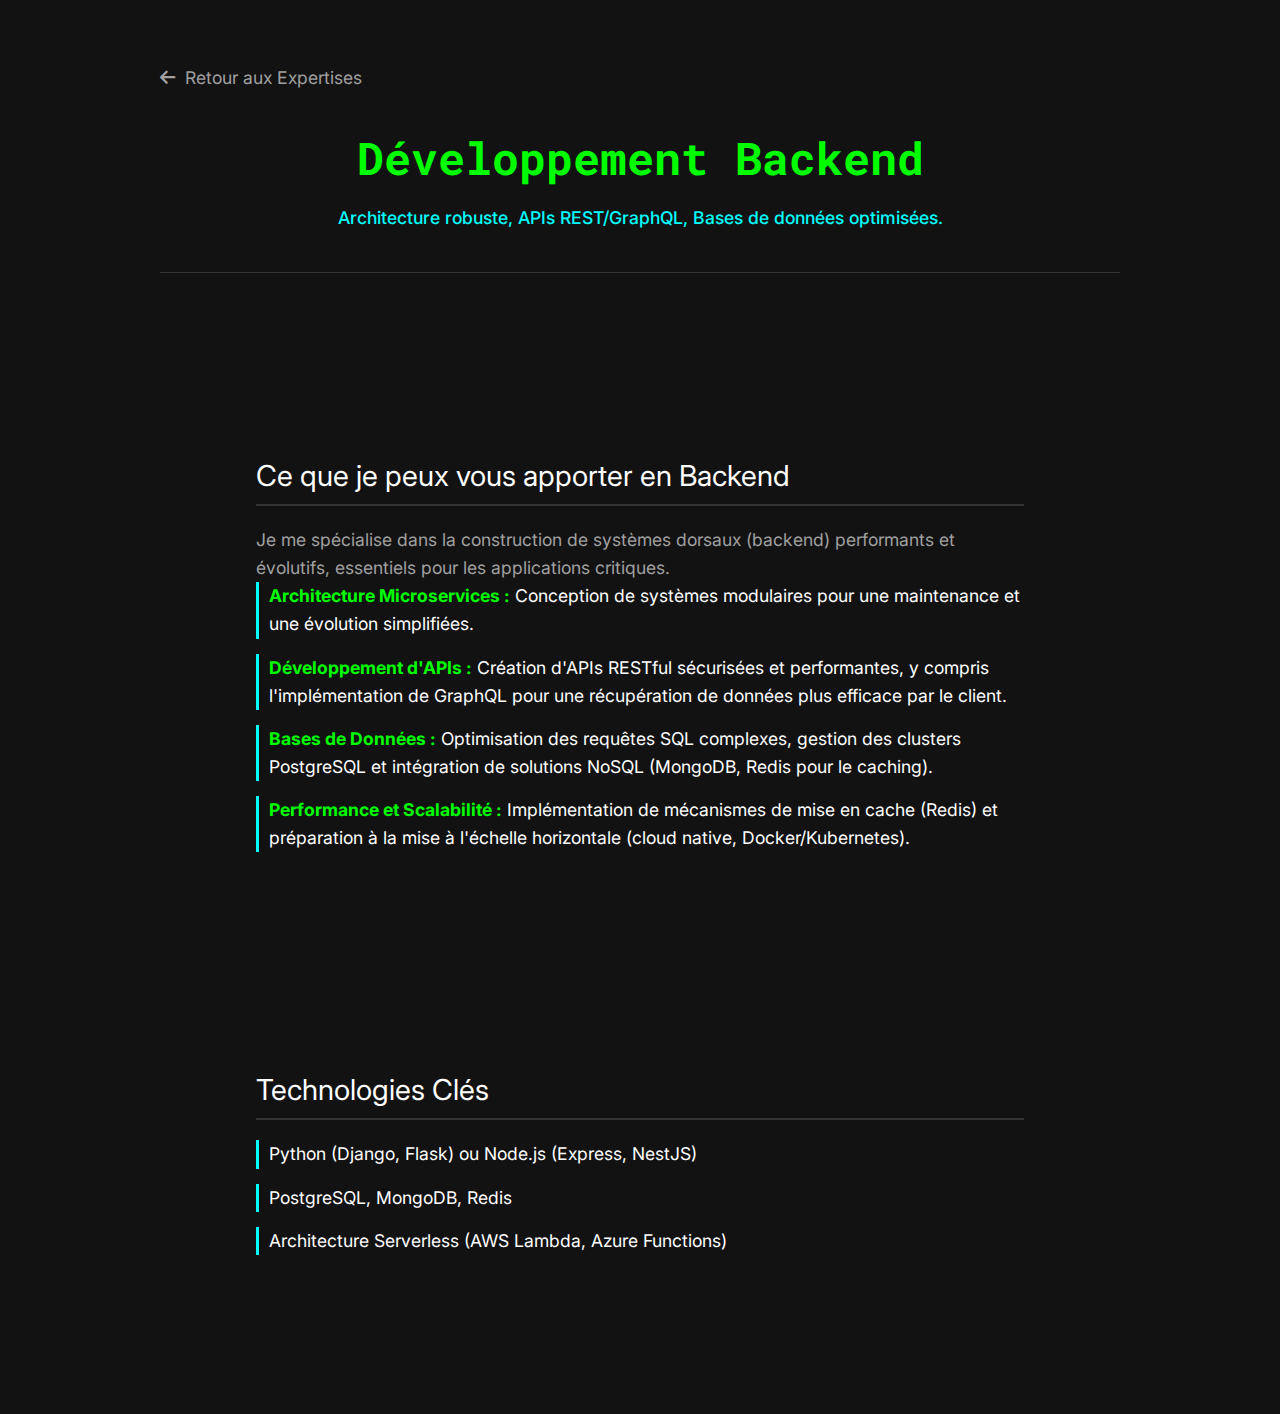
<file: pages/domaine1.html>
<!DOCTYPE html>
<html lang="fr" data-theme="dark">
<head>
    <meta charset="UTF-8">
    <meta name="viewport" content="width=device-width, initial-scale=1.0">
    <title>Expertise: Développement Backend | STOXOR</title>
    <link rel="stylesheet" href="../style.css"> 
    <link rel="stylesheet" href="https://cdnjs.cloudflare.com/ajax/libs/font-awesome/6.0.0/css/all.min.css">
    <style>
        .project-detail-content { max-width: 1000px; margin: 0 auto; padding: 4rem 20px; min-height: 80vh; }
        .project-header { text-align: center; padding-bottom: 40px; border-bottom: 1px solid var(--border-color); margin-bottom: 60px; }
        .project-header h1 { font-size: 2.8rem; margin-bottom: 10px; color: var(--primary); font-family: 'Roboto Mono', monospace; }
        .project-header p { color: var(--accent); font-size: 1.1rem; font-weight: 500; }
        .section-title { font-size: 1.8rem; color: var(--text-main); margin-top: 40px; margin-bottom: 20px; border-bottom: 2px solid var(--border-color); padding-bottom: 5px; }
        .back-button { display: inline-flex; align-items: center; margin-bottom: 30px; text-decoration: none; color: var(--text-muted); }
        .back-button:hover { color: var(--primary); }
        .expertise-list { list-style: none; padding: 0; }
        .expertise-list li { margin-bottom: 15px; padding-left: 10px; border-left: 3px solid var(--accent); }
        .expertise-list li strong { color: var(--primary); }
    </style>
</head>
<body>
    <div class="project-detail-content">
        <a href="../index.html#competences" class="back-button">
            <i class="fas fa-arrow-left" style="margin-right: 10px;"></i> Retour aux Expertises
        </a>
        <div class="project-header">
            <h1>Développement Backend</h1>
            <p>Architecture robuste, APIs REST/GraphQL, Bases de données optimisées.</p>
        </div>
        <section>
            <div class="section-title">Ce que je peux vous apporter en Backend</div>
            <p>Je me spécialise dans la construction de systèmes dorsaux (backend) performants et évolutifs, essentiels pour les applications critiques.</p>
            <ul class="expertise-list">
                <li><strong>Architecture Microservices :</strong> Conception de systèmes modulaires pour une maintenance et une évolution simplifiées.</li>
                <li><strong>Développement d'APIs :</strong> Création d'APIs RESTful sécurisées et performantes, y compris l'implémentation de GraphQL pour une récupération de données plus efficace par le client.</li>
                <li><strong>Bases de Données :</strong> Optimisation des requêtes SQL complexes, gestion des clusters PostgreSQL et intégration de solutions NoSQL (MongoDB, Redis pour le caching).</li>
                <li><strong>Performance et Scalabilité :</strong> Implémentation de mécanismes de mise en cache (Redis) et préparation à la mise à l'échelle horizontale (cloud native, Docker/Kubernetes).</li>
            </ul>
        </section>
        <section>
            <div class="section-title">Technologies Clés</div>
            <ul class="expertise-list">
                <li>Python (Django, Flask) ou Node.js (Express, NestJS)</li>
                <li>PostgreSQL, MongoDB, Redis</li>
                <li>Architecture Serverless (AWS Lambda, Azure Functions)</li>
            </ul>
        </section>
    </div>
</body>
</html>
</file>
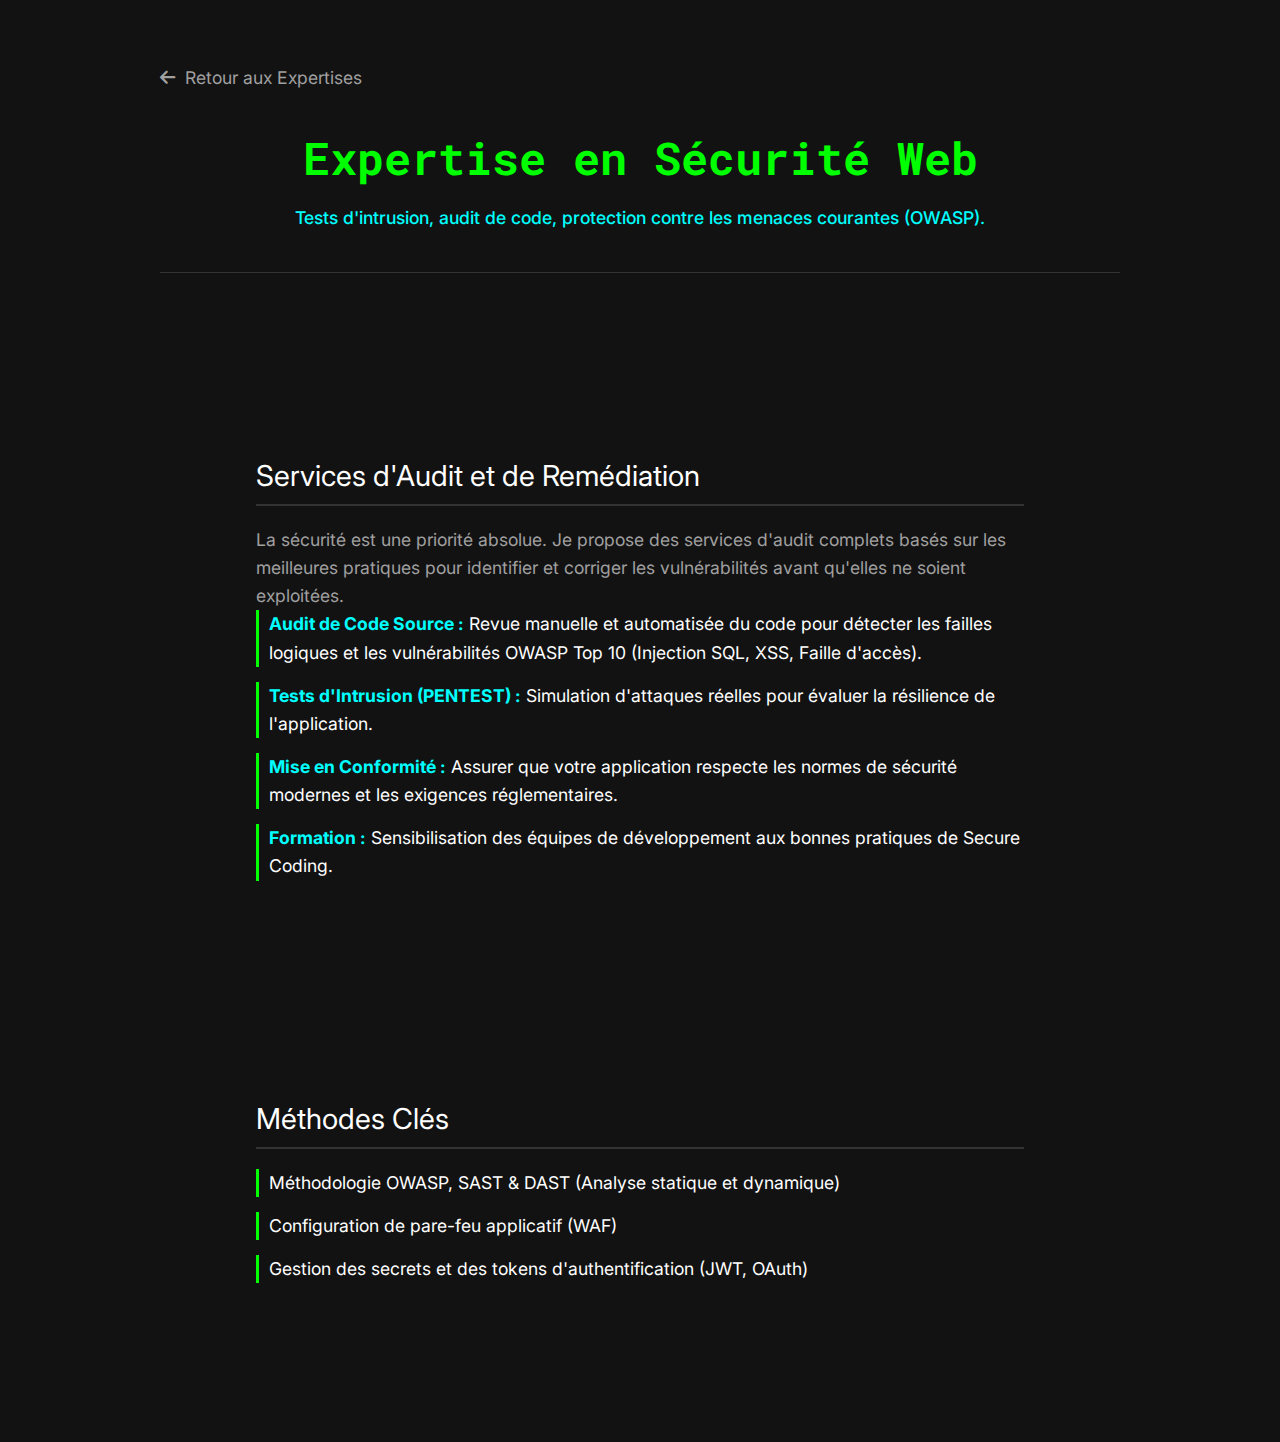
<file: pages/domaine2.html>
<!DOCTYPE html>
<html lang="fr" data-theme="dark">
<head>
    <meta charset="UTF-8">
    <meta name="viewport" content="width=device-width, initial-scale=1.0">
    <title>Expertise: Sécurité Web | STOXOR</title>
    <link rel="stylesheet" href="../style.css"> 
    <link rel="stylesheet" href="https://cdnjs.cloudflare.com/ajax/libs/font-awesome/6.0.0/css/all.min.css">
    <style>
        .project-detail-content { max-width: 1000px; margin: 0 auto; padding: 4rem 20px; min-height: 80vh; }
        .project-header { text-align: center; padding-bottom: 40px; border-bottom: 1px solid var(--border-color); margin-bottom: 60px; }
        .project-header h1 { font-size: 2.8rem; margin-bottom: 10px; color: var(--primary); font-family: 'Roboto Mono', monospace; }
        .project-header p { color: var(--accent); font-size: 1.1rem; font-weight: 500; }
        .section-title { font-size: 1.8rem; color: var(--text-main); margin-top: 40px; margin-bottom: 20px; border-bottom: 2px solid var(--border-color); padding-bottom: 5px; }
        .back-button { display: inline-flex; align-items: center; margin-bottom: 30px; text-decoration: none; color: var(--text-muted); }
        .back-button:hover { color: var(--primary); }
        .expertise-list { list-style: none; padding: 0; }
        .expertise-list li { margin-bottom: 15px; padding-left: 10px; border-left: 3px solid var(--primary); }
        .expertise-list li strong { color: var(--accent); }
    </style>
</head>
<body>
    <div class="project-detail-content">
        <a href="../index.html#competences" class="back-button">
            <i class="fas fa-arrow-left" style="margin-right: 10px;"></i> Retour aux Expertises
        </a>
        <div class="project-header">
            <h1>Expertise en Sécurité Web</h1>
            <p>Tests d'intrusion, audit de code, protection contre les menaces courantes (OWASP).</p>
        </div>
        <section>
            <div class="section-title">Services d'Audit et de Remédiation</div>
            <p>La sécurité est une priorité absolue. Je propose des services d'audit complets basés sur les meilleures pratiques pour identifier et corriger les vulnérabilités avant qu'elles ne soient exploitées.</p>
            <ul class="expertise-list">
                <li><strong>Audit de Code Source :</strong> Revue manuelle et automatisée du code pour détecter les failles logiques et les vulnérabilités OWASP Top 10 (Injection SQL, XSS, Faille d'accès).</li>
                <li><strong>Tests d'Intrusion (PENTEST) :</strong> Simulation d'attaques réelles pour évaluer la résilience de l'application.</li>
                <li><strong>Mise en Conformité :</strong> Assurer que votre application respecte les normes de sécurité modernes et les exigences réglementaires.</li>
                <li><strong>Formation :</strong> Sensibilisation des équipes de développement aux bonnes pratiques de Secure Coding.</li>
            </ul>
        </section>
        <section>
            <div class="section-title">Méthodes Clés</div>
            <ul class="expertise-list">
                <li>Méthodologie OWASP, SAST & DAST (Analyse statique et dynamique)</li>
                <li>Configuration de pare-feu applicatif (WAF)</li>
                <li>Gestion des secrets et des tokens d'authentification (JWT, OAuth)</li>
            </ul>
        </section>
    </div>
</body>
</html>
</file>
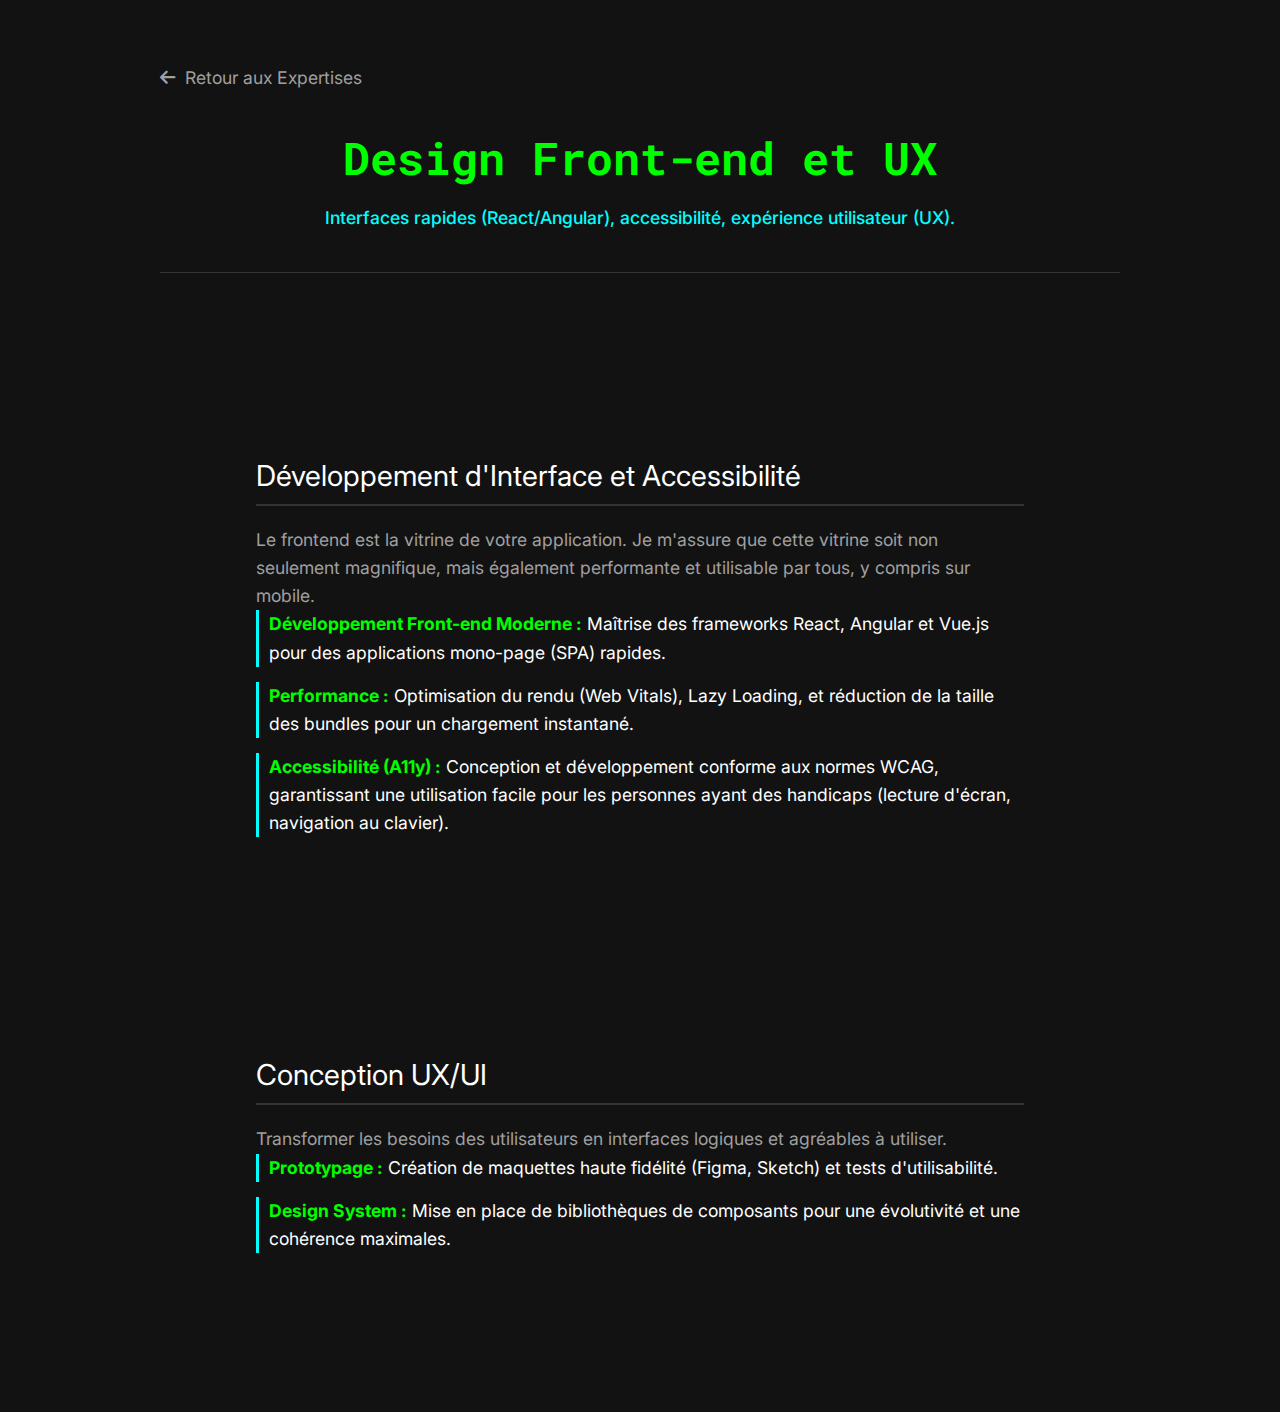
<file: pages/domaine3.html>
<!DOCTYPE html>
<html lang="fr" data-theme="dark">
<head>
    <meta charset="UTF-8">
    <meta name="viewport" content="width=device-width, initial-scale=1.0">
    <title>Expertise: Design Front-end et UX | STOXOR</title>
    <link rel="stylesheet" href="../style.css"> 
    <link rel="stylesheet" href="https://cdnjs.cloudflare.com/ajax/libs/font-awesome/6.0.0/css/all.min.css">
    <style>
        .project-detail-content { max-width: 1000px; margin: 0 auto; padding: 4rem 20px; min-height: 80vh; }
        .project-header { text-align: center; padding-bottom: 40px; border-bottom: 1px solid var(--border-color); margin-bottom: 60px; }
        .project-header h1 { font-size: 2.8rem; margin-bottom: 10px; color: var(--primary); font-family: 'Roboto Mono', monospace; }
        .project-header p { color: var(--accent); font-size: 1.1rem; font-weight: 500; }
        .section-title { font-size: 1.8rem; color: var(--text-main); margin-top: 40px; margin-bottom: 20px; border-bottom: 2px solid var(--border-color); padding-bottom: 5px; }
        .back-button { display: inline-flex; align-items: center; margin-bottom: 30px; text-decoration: none; color: var(--text-muted); }
        .back-button:hover { color: var(--primary); }
        .expertise-list { list-style: none; padding: 0; }
        .expertise-list li { margin-bottom: 15px; padding-left: 10px; border-left: 3px solid var(--accent); }
        .expertise-list li strong { color: var(--primary); }
    </style>
</head>
<body>
    <div class="project-detail-content">
        <a href="../index.html#competences" class="back-button">
            <i class="fas fa-arrow-left" style="margin-right: 10px;"></i> Retour aux Expertises
        </a>
        <div class="project-header">
            <h1>Design Front-end et UX</h1>
            <p>Interfaces rapides (React/Angular), accessibilité, expérience utilisateur (UX).</p>
        </div>
        <section>
            <div class="section-title">Développement d'Interface et Accessibilité</div>
            <p>Le frontend est la vitrine de votre application. Je m'assure que cette vitrine soit non seulement magnifique, mais également performante et utilisable par tous, y compris sur mobile.</p>
            <ul class="expertise-list">
                <li><strong>Développement Front-end Moderne :</strong> Maîtrise des frameworks React, Angular et Vue.js pour des applications mono-page (SPA) rapides.</li>
                <li><strong>Performance :</strong> Optimisation du rendu (Web Vitals), Lazy Loading, et réduction de la taille des bundles pour un chargement instantané.</li>
                <li><strong>Accessibilité (A11y) :</strong> Conception et développement conforme aux normes WCAG, garantissant une utilisation facile pour les personnes ayant des handicaps (lecture d'écran, navigation au clavier).</li>
            </ul>
        </section>
        <section>
            <div class="section-title">Conception UX/UI</div>
            <p>Transformer les besoins des utilisateurs en interfaces logiques et agréables à utiliser.</p>
            <ul class="expertise-list">
                <li><strong>Prototypage :</strong> Création de maquettes haute fidélité (Figma, Sketch) et tests d'utilisabilité.</li>
                <li><strong>Design System :</strong> Mise en place de bibliothèques de composants pour une évolutivité et une cohérence maximales.</li>
            </ul>
        </section>
    </div>
</body>
</html>
</file>
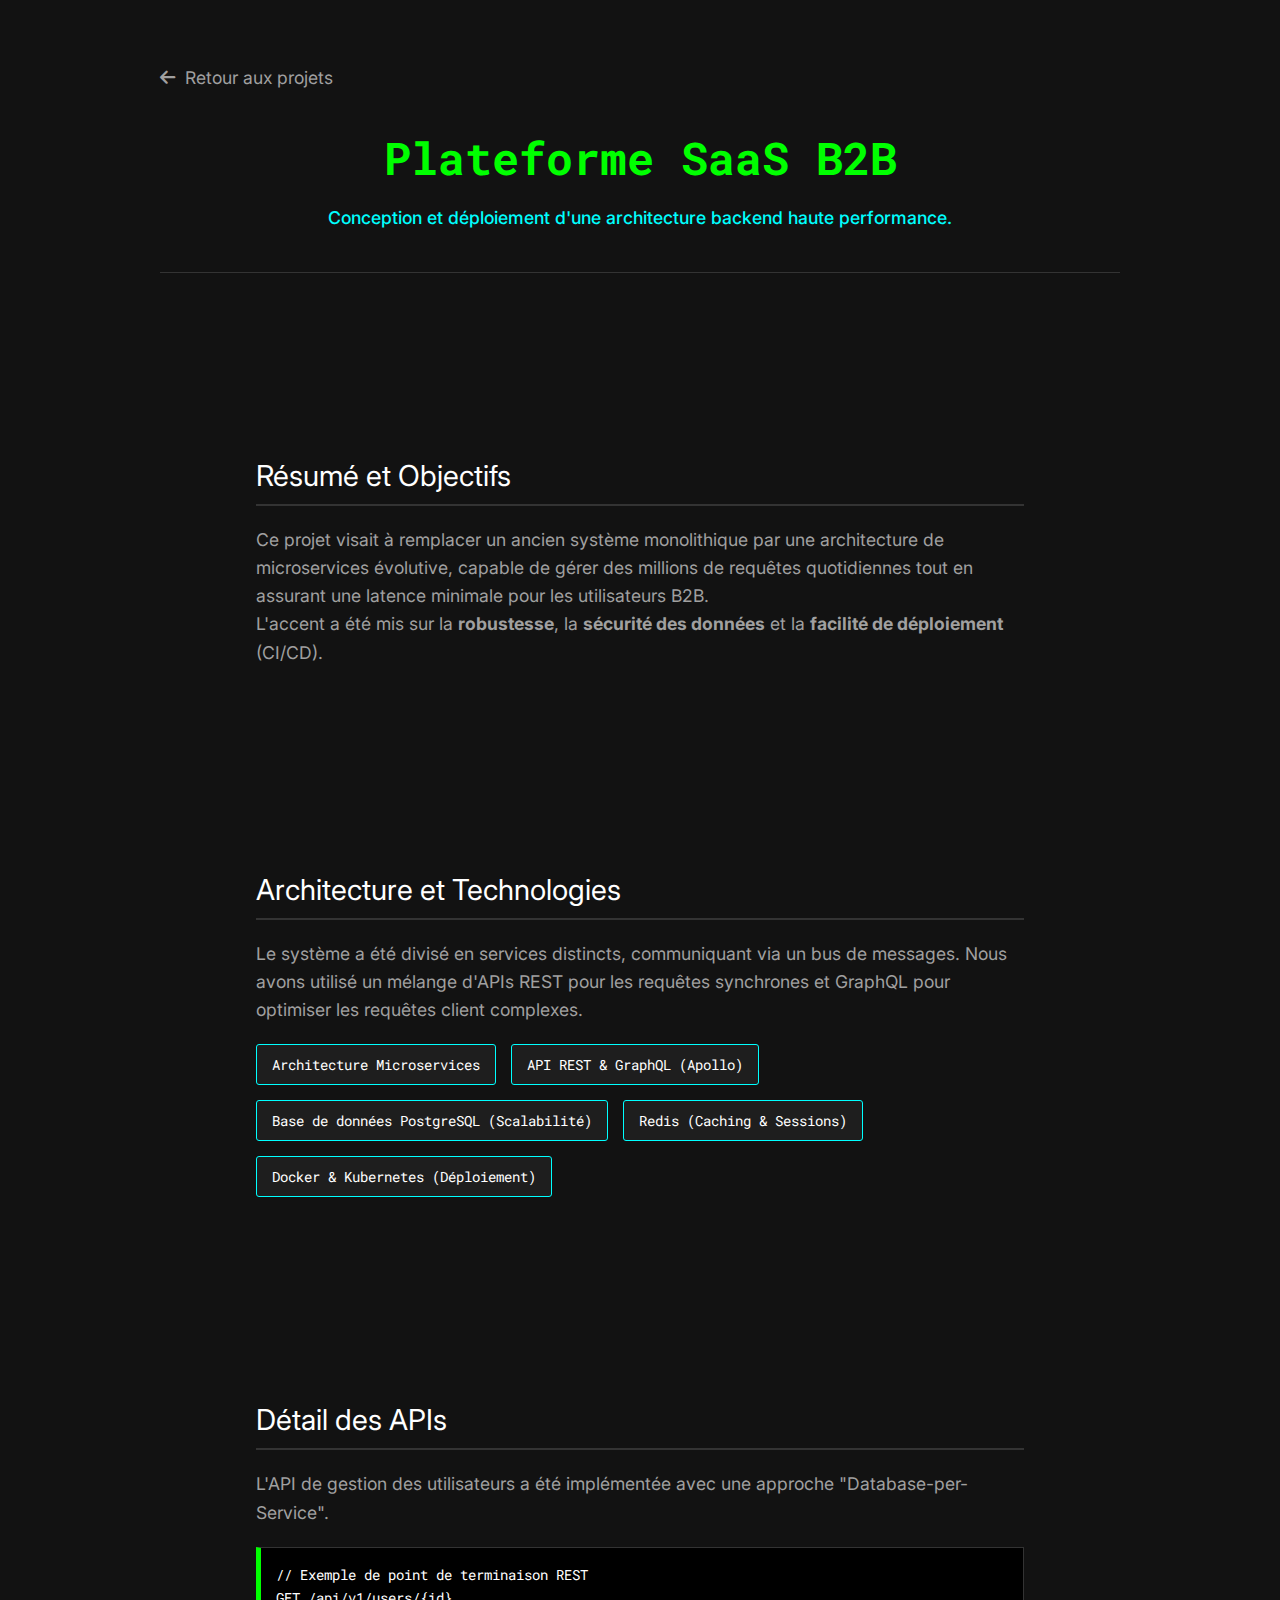
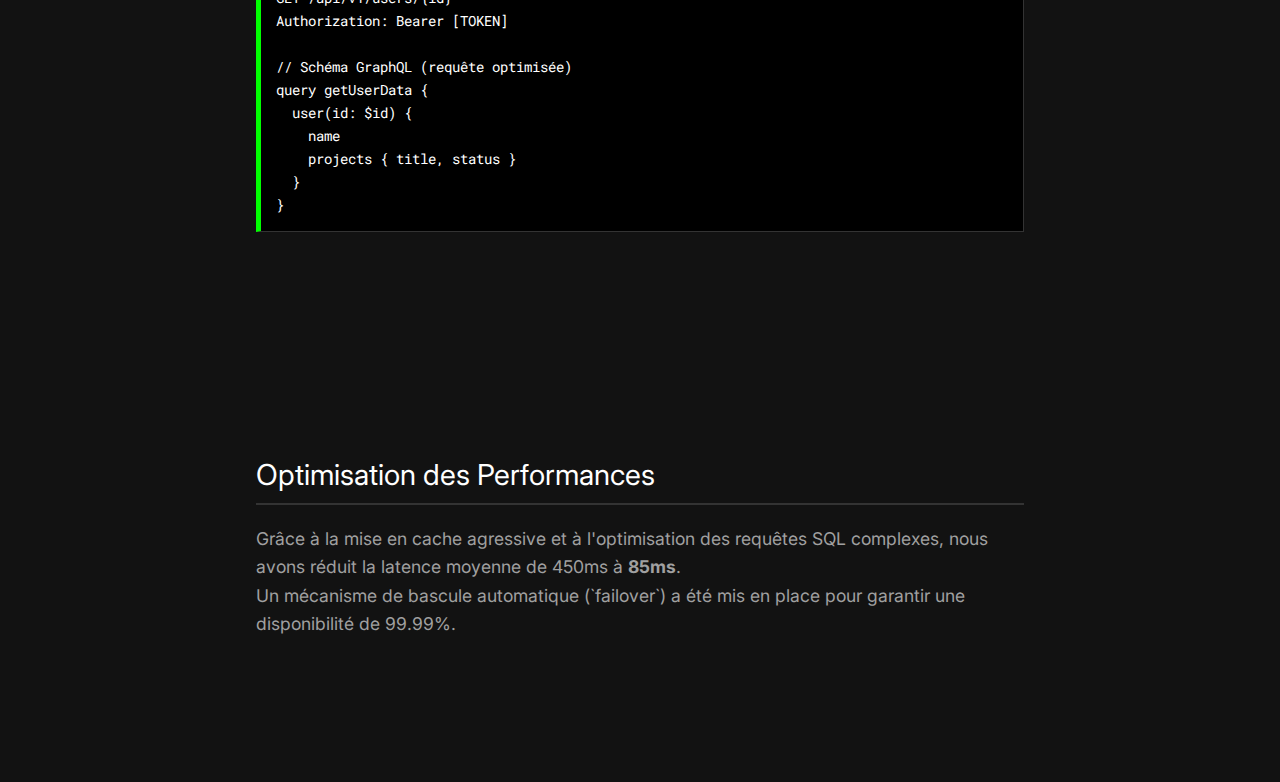
<file: pages/projet1.html>
<!DOCTYPE html>
<html lang="fr" data-theme="dark">
<head>
    <meta charset="UTF-8">
    <meta name="viewport" content="width=device-width, initial-scale=1.0">
    <title>Projet 1: Architecture Backend Optimisée | STOXOR</title>
    <!-- Le lien vers le CSS doit être adapté car le fichier est dans le sous-dossier 'pages' -->
    <link rel="stylesheet" href="../style.css"> 
    <link rel="stylesheet" href="https://cdnjs.cloudflare.com/ajax/libs/font-awesome/6.0.0/css/all.min.css">
    <!-- J'ajoute un style spécifique à cette page pour les codes blocks -->
    <style>
        /* Styles spécifiques pour la page de détail */
        .project-detail-content {
            max-width: 1000px;
            margin: 0 auto;
            padding: 4rem 20px;
            min-height: 80vh;
        }
        .project-header {
            text-align: center;
            padding-bottom: 40px;
            border-bottom: 1px solid var(--border-color);
            margin-bottom: 60px;
        }
        .project-header h1 {
            font-size: 2.8rem;
            margin-bottom: 10px;
            color: var(--primary); /* Titre en Vert Électrique */
            font-family: 'Roboto Mono', monospace;
        }
        .project-header p {
            color: var(--accent);
            font-size: 1.1rem;
            font-weight: 500;
        }
        
        .section-title {
            font-size: 1.8rem;
            color: var(--text-main);
            margin-top: 40px;
            margin-bottom: 20px;
            border-bottom: 2px solid var(--border-color);
            padding-bottom: 5px;
        }
        
        /* Styles des blocs de code */
        .code-block {
            background: #000000;
            border: 1px solid var(--border-color);
            border-left: 5px solid var(--primary);
            padding: 15px;
            margin: 20px 0;
            font-family: 'Roboto Mono', monospace;
            font-size: 0.9rem;
            overflow-x: auto;
        }
        .tech-list {
            list-style: none;
            padding: 0;
            display: flex;
            flex-wrap: wrap;
            gap: 15px;
            margin-top: 20px;
        }
        .tech-list li {
            background: var(--bg-alt);
            color: var(--text-main);
            border: 1px solid var(--accent);
            padding: 8px 15px;
            border-radius: 3px;
            font-family: 'Roboto Mono', monospace;
            font-size: 0.9rem;
        }

        /* Bouton Retour */
        .back-button {
            display: inline-flex;
            align-items: center;
            margin-bottom: 30px;
            text-decoration: none;
            color: var(--text-muted);
        }
        .back-button:hover {
            color: var(--primary);
        }
    </style>
</head>
<body class="dark-mode">

    <!-- CONTENU DE LA PAGE DE DÉTAIL -->
    <div class="project-detail-content">
        
        <a href="../index.html#projets" class="back-button">
            <i class="fas fa-arrow-left" style="margin-right: 10px;"></i> Retour aux projets
        </a>

        <div class="project-header">
            <h1>Plateforme SaaS B2B</h1>
            <p>Conception et déploiement d'une architecture backend haute performance.</p>
        </div>

        <section>
            <div class="section-title">Résumé et Objectifs</div>
            <p>Ce projet visait à remplacer un ancien système monolithique par une architecture de microservices évolutive, capable de gérer des millions de requêtes quotidiennes tout en assurant une latence minimale pour les utilisateurs B2B.</p>
            <p>L'accent a été mis sur la <strong>robustesse</strong>, la <strong>sécurité des données</strong> et la <strong>facilité de déploiement</strong> (CI/CD).</p>
        </section>

        <section>
            <div class="section-title">Architecture et Technologies</div>
            <p>Le système a été divisé en services distincts, communiquant via un bus de messages. Nous avons utilisé un mélange d'APIs REST pour les requêtes synchrones et GraphQL pour optimiser les requêtes client complexes.</p>

            <ul class="tech-list">
                <li>Architecture Microservices</li>
                <li>API REST & GraphQL (Apollo)</li>
                <li>Base de données PostgreSQL (Scalabilité)</li>
                <li>Redis (Caching & Sessions)</li>
                <li>Docker & Kubernetes (Déploiement)</li>
            </ul>
        </section>

        <section>
            <div class="section-title">Détail des APIs</div>
            <p>L'API de gestion des utilisateurs a été implémentée avec une approche "Database-per-Service".</p>
            <div class="code-block">
                <span>// Exemple de point de terminaison REST</span><br>
                <span>GET /api/v1/users/{id}</span><br>
                <span>Authorization: Bearer [TOKEN]</span><br>
                <br>
                <span>// Schéma GraphQL (requête optimisée)</span><br>
                <span>query getUserData {</span><br>
                <span>&nbsp;&nbsp;user(id: $id) {</span><br>
                <span>&nbsp;&nbsp;&nbsp;&nbsp;name</span><br>
                <span>&nbsp;&nbsp;&nbsp;&nbsp;projects { title, status }</span><br>
                <span>&nbsp;&nbsp;}</span><br>
                <span>}</span>
            </div>
        </section>

        <section>
            <div class="section-title">Optimisation des Performances</div>
            <p>Grâce à la mise en cache agressive et à l'optimisation des requêtes SQL complexes, nous avons réduit la latence moyenne de 450ms à <strong>85ms</strong>.</p>
            <p>Un mécanisme de bascule automatique (`failover`) a été mis en place pour garantir une disponibilité de 99.99%.</p>
        </section>

    </div>

</body>
</html>
</file>
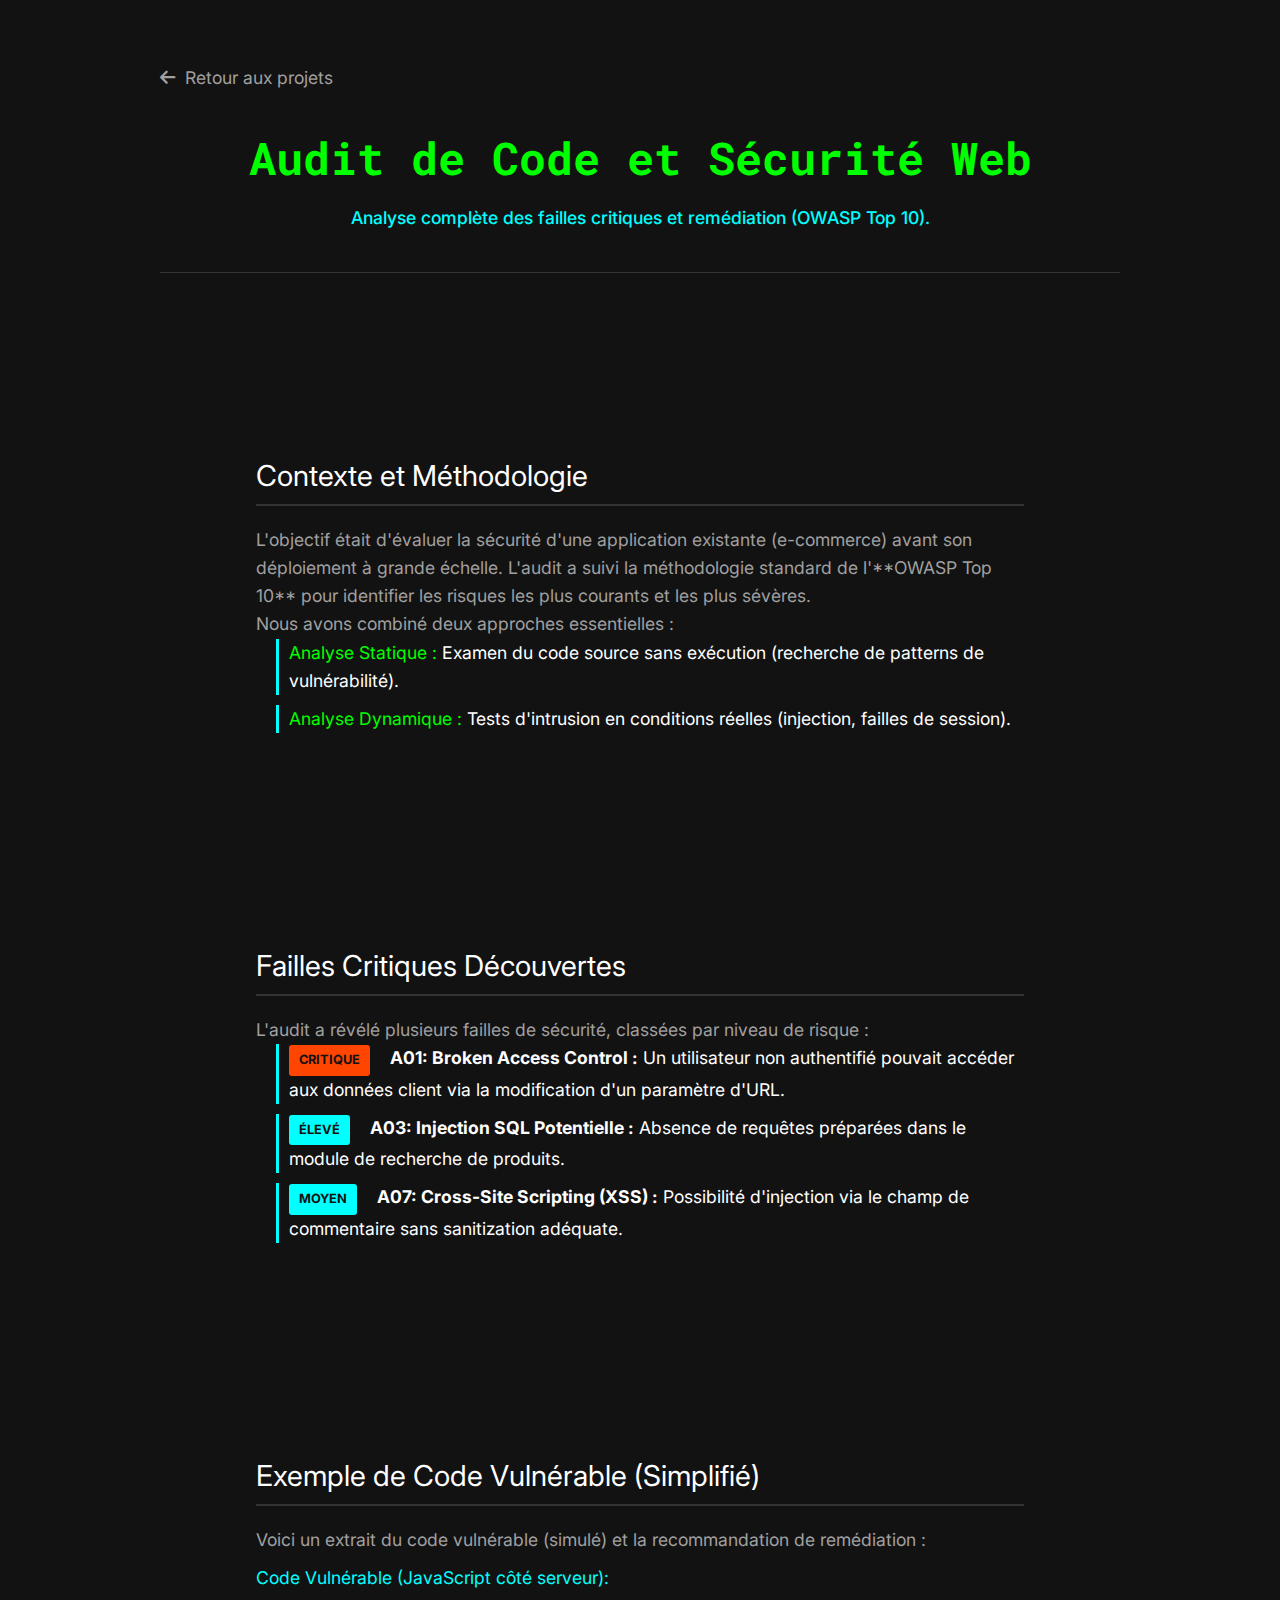
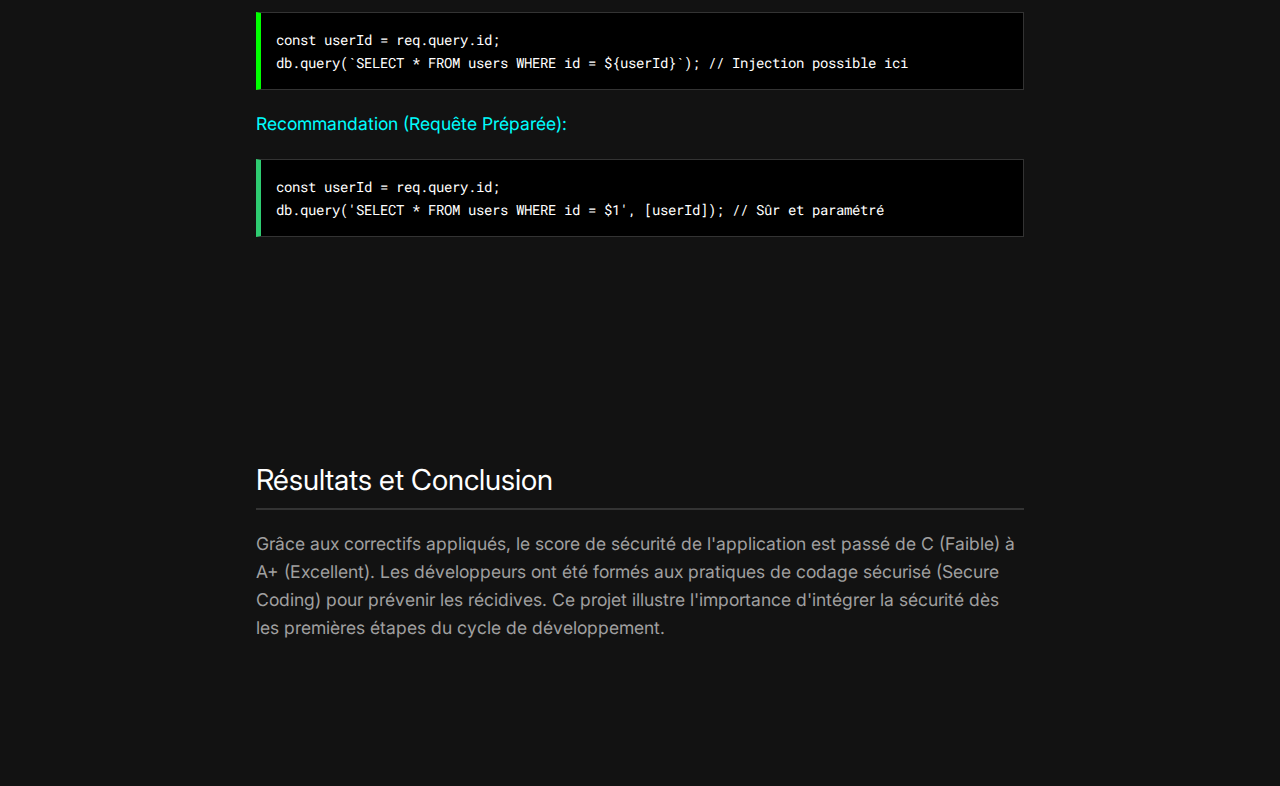
<file: pages/projet2.html>
<!DOCTYPE html>
<html lang="fr" data-theme="dark">
<head>
    <meta charset="UTF-8">
    <meta name="viewport" content="width=device-width, initial-scale=1.0">
    <title>Projet 2: Audit de Code et Sécurité Web | STOXOR</title>
    <!-- Le lien vers le CSS doit être adapté car le fichier est dans le sous-dossier 'pages' -->
    <link rel="stylesheet" href="../style.css"> 
    <link rel="stylesheet" href="https://cdnjs.cloudflare.com/ajax/libs/font-awesome/6.0.0/css/all.min.css">
    <!-- Styles spécifiques à la page de détail -->
    <style>
        .project-detail-content {
            max-width: 1000px;
            margin: 0 auto;
            padding: 4rem 20px;
            min-height: 80vh;
        }
        .project-header {
            text-align: center;
            padding-bottom: 40px;
            border-bottom: 1px solid var(--border-color);
            margin-bottom: 60px;
        }
        .project-header h1 {
            font-size: 2.8rem;
            margin-bottom: 10px;
            color: var(--primary); 
            font-family: 'Roboto Mono', monospace;
        }
        .project-header p {
            color: var(--accent);
            font-size: 1.1rem;
            font-weight: 500;
        }
        
        .section-title {
            font-size: 1.8rem;
            color: var(--text-main);
            margin-top: 40px;
            margin-bottom: 20px;
            border-bottom: 2px solid var(--border-color);
            padding-bottom: 5px;
        }
        
        /* Styles des blocs de code et alertes */
        .code-block {
            background: #000000;
            border: 1px solid var(--border-color);
            border-left: 5px solid var(--primary);
            padding: 15px;
            margin: 20px 0;
            font-family: 'Roboto Mono', monospace;
            font-size: 0.9rem;
            overflow-x: auto;
        }
        .vulnerability-list {
            list-style: none;
            padding-left: 20px;
        }
        .vulnerability-list li {
            margin-bottom: 10px;
            padding-left: 10px;
            border-left: 3px solid var(--accent);
        }

        /* Indicateur de risque */
        .risk-badge {
            display: inline-block;
            background: var(--accent);
            color: var(--bg-body);
            padding: 5px 10px;
            border-radius: 3px;
            font-weight: 700;
            font-size: 0.8rem;
            margin-right: 15px;
        }
        .risk-badge.critical {
            background: #FF4500; /* Orange Vif */
        }

        /* Bouton Retour */
        .back-button {
            display: inline-flex;
            align-items: center;
            margin-bottom: 30px;
            text-decoration: none;
            color: var(--text-muted);
        }
        .back-button:hover {
            color: var(--primary);
        }
    </style>
</head>
<body class="dark-mode">

    <!-- CONTENU DE LA PAGE DE DÉTAIL -->
    <div class="project-detail-content">
        
        <a href="../index.html#projets" class="back-button">
            <i class="fas fa-arrow-left" style="margin-right: 10px;"></i> Retour aux projets
        </a>

        <div class="project-header">
            <h1>Audit de Code et Sécurité Web</h1>
            <p>Analyse complète des failles critiques et remédiation (OWASP Top 10).</p>
        </div>

        <section>
            <div class="section-title">Contexte et Méthodologie</div>
            <p>L'objectif était d'évaluer la sécurité d'une application existante (e-commerce) avant son déploiement à grande échelle. L'audit a suivi la méthodologie standard de l'**OWASP Top 10** pour identifier les risques les plus courants et les plus sévères.</p>
            <p>Nous avons combiné deux approches essentielles :</p>
            <ul class="vulnerability-list">
                <li><span style="color: var(--primary);">Analyse Statique :</span> Examen du code source sans exécution (recherche de patterns de vulnérabilité).</li>
                <li><span style="color: var(--primary);">Analyse Dynamique :</span> Tests d'intrusion en conditions réelles (injection, failles de session).</li>
            </ul>
        </section>

        <section>
            <div class="section-title">Failles Critiques Découvertes</div>
            <p>L'audit a révélé plusieurs failles de sécurité, classées par niveau de risque :</p>

            <ul class="vulnerability-list">
                <li><span class="risk-badge critical">CRITIQUE</span> 
                    <strong>A01: Broken Access Control :</strong> Un utilisateur non authentifié pouvait accéder aux données client via la modification d'un paramètre d'URL.
                </li>
                <li><span class="risk-badge">ÉLEVÉ</span> 
                    <strong>A03: Injection SQL Potentielle :</strong> Absence de requêtes préparées dans le module de recherche de produits.
                </li>
                <li><span class="risk-badge">MOYEN</span> 
                    <strong>A07: Cross-Site Scripting (XSS) :</strong> Possibilité d'injection via le champ de commentaire sans sanitization adéquate.
                </li>
            </ul>
        </section>

        <section>
            <div class="section-title">Exemple de Code Vulnérable (Simplifié)</div>
            <p>Voici un extrait du code vulnérable (simulé) et la recommandation de remédiation :</p>
            
            <p style="color: var(--accent); margin-top: 10px;">Code Vulnérable (JavaScript côté serveur):</p>
            <div class="code-block">
                <span>const userId = req.query.id;</span><br>
                <span>db.query(`SELECT * FROM users WHERE id = ${userId}`); // Injection possible ici</span>
            </div>
            
            <p style="color: var(--accent); margin-top: 20px;">Recommandation (Requête Préparée):</p>
            <div class="code-block" style="border-left-color: #2ecc71;">
                <span>const userId = req.query.id;</span><br>
                <span>db.query('SELECT * FROM users WHERE id = $1', [userId]); // Sûr et paramétré</span>
            </div>
        </section>

        <section>
            <div class="section-title">Résultats et Conclusion</div>
            <p>Grâce aux correctifs appliqués, le score de sécurité de l'application est passé de C (Faible) à A+ (Excellent). Les développeurs ont été formés aux pratiques de codage sécurisé (Secure Coding) pour prévenir les récidives. Ce projet illustre l'importance d'intégrer la sécurité dès les premières étapes du cycle de développement.</p>
        </section>

    </div>

</body>
</html>
</file>
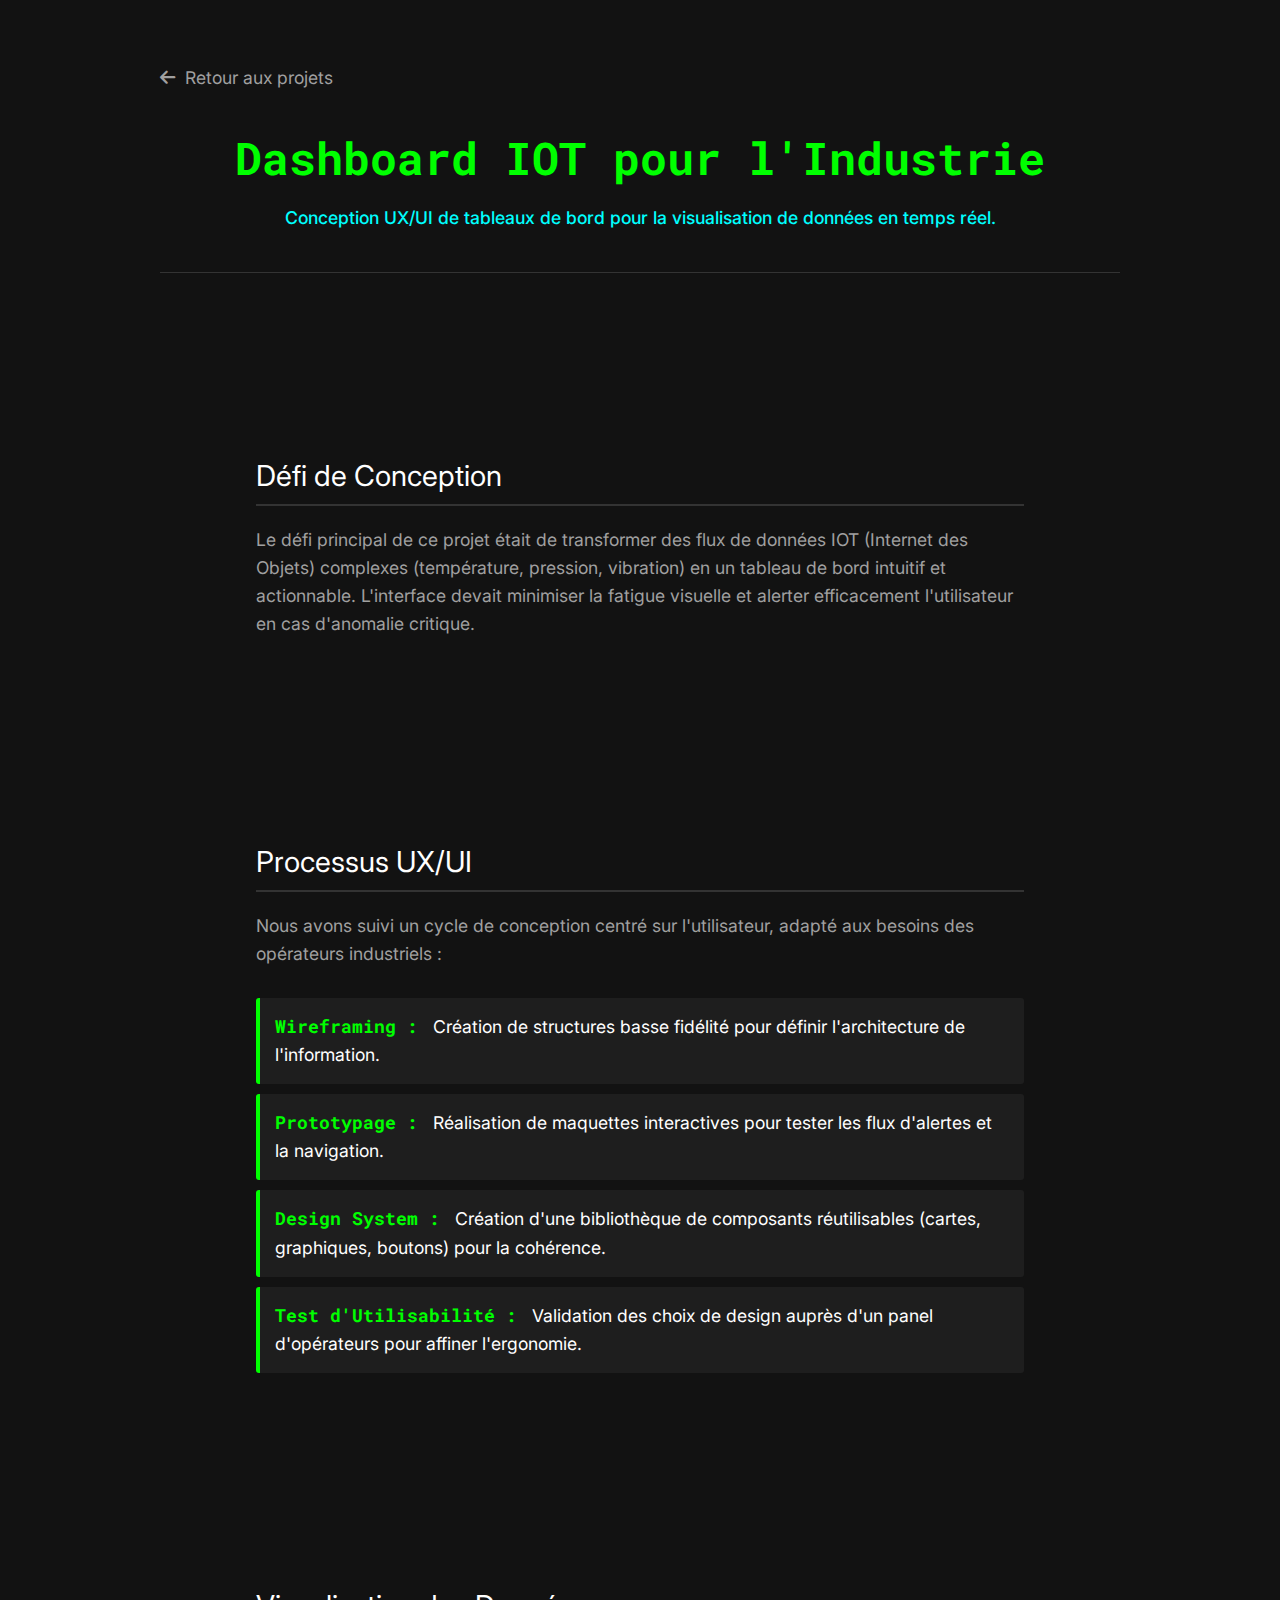
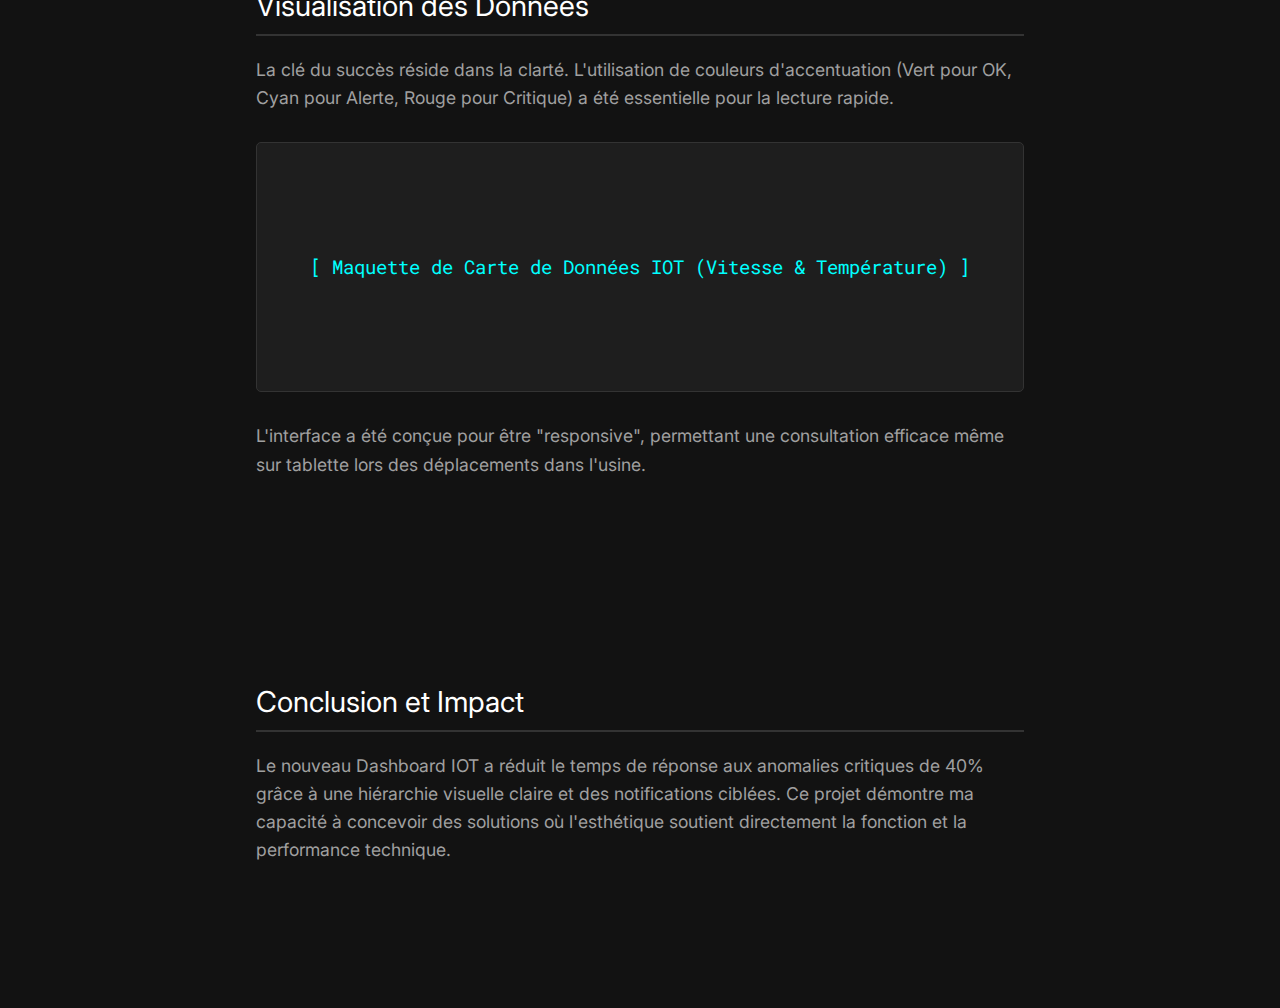
<file: pages/projet3.html>
<!DOCTYPE html>
<html lang="fr" data-theme="dark">
<head>
    <meta charset="UTF-8">
    <meta name="viewport" content="width=device-width, initial-scale=1.0">
    <title>Projet 3: Dashboard IOT & Conception | STOXOR</title>
    <!-- Le lien vers le CSS doit être adapté car le fichier est dans le sous-dossier 'pages' -->
    <link rel="stylesheet" href="../style.css"> 
    <link rel="stylesheet" href="https://cdnjs.cloudflare.com/ajax/libs/font-awesome/6.0.0/css/all.min.css">
    <!-- Styles spécifiques à la page de détail -->
    <style>
        .project-detail-content {
            max-width: 1000px;
            margin: 0 auto;
            padding: 4rem 20px;
            min-height: 80vh;
        }
        .project-header {
            text-align: center;
            padding-bottom: 40px;
            border-bottom: 1px solid var(--border-color);
            margin-bottom: 60px;
        }
        .project-header h1 {
            font-size: 2.8rem;
            margin-bottom: 10px;
            color: var(--primary); 
            font-family: 'Roboto Mono', monospace;
        }
        .project-header p {
            color: var(--accent);
            font-size: 1.1rem;
            font-weight: 500;
        }
        
        .section-title {
            font-size: 1.8rem;
            color: var(--text-main);
            margin-top: 40px;
            margin-bottom: 20px;
            border-bottom: 2px solid var(--border-color);
            padding-bottom: 5px;
        }
        
        /* Liste des étapes de conception */
        .design-steps {
            list-style: none;
            padding: 0;
            margin-top: 30px;
        }
        .design-steps li {
            background: var(--bg-alt);
            padding: 15px;
            border-left: 4px solid var(--primary);
            margin-bottom: 10px;
            border-radius: 3px;
        }
        .design-steps li strong {
            color: var(--primary);
            font-family: 'Roboto Mono', monospace;
            margin-right: 10px;
        }
        
        /* Blocs d'illustration (simulés) */
        .illustration-block {
            background: var(--bg-card);
            border: 1px solid var(--border-color);
            padding: 20px;
            margin: 30px 0;
            text-align: center;
            color: var(--accent);
            height: 250px;
            display: flex;
            align-items: center;
            justify-content: center;
            font-family: 'Roboto Mono', monospace;
            font-size: 1.2rem;
            border-radius: 5px;
        }

        /* Bouton Retour */
        .back-button {
            display: inline-flex;
            align-items: center;
            margin-bottom: 30px;
            text-decoration: none;
            color: var(--text-muted);
        }
        .back-button:hover {
            color: var(--primary);
        }
    </style>
</head>
<body class="dark-mode">

    <!-- CONTENU DE LA PAGE DE DÉTAIL -->
    <div class="project-detail-content">
        
        <a href="../index.html#projets" class="back-button">
            <i class="fas fa-arrow-left" style="margin-right: 10px;"></i> Retour aux projets
        </a>

        <div class="project-header">
            <h1>Dashboard IOT pour l'Industrie</h1>
            <p>Conception UX/UI de tableaux de bord pour la visualisation de données en temps réel.</p>
        </div>

        <section>
            <div class="section-title">Défi de Conception</div>
            <p>Le défi principal de ce projet était de transformer des flux de données IOT (Internet des Objets) complexes (température, pression, vibration) en un tableau de bord intuitif et actionnable. L'interface devait minimiser la fatigue visuelle et alerter efficacement l'utilisateur en cas d'anomalie critique.</p>
        </section>

        <section>
            <div class="section-title">Processus UX/UI</div>
            <p>Nous avons suivi un cycle de conception centré sur l'utilisateur, adapté aux besoins des opérateurs industriels :</p>

            <ul class="design-steps">
                <li><strong>Wireframing :</strong> Création de structures basse fidélité pour définir l'architecture de l'information.</li>
                <li><strong>Prototypage :</strong> Réalisation de maquettes interactives pour tester les flux d'alertes et la navigation.</li>
                <li><strong>Design System :</strong> Création d'une bibliothèque de composants réutilisables (cartes, graphiques, boutons) pour la cohérence.</li>
                <li><strong>Test d'Utilisabilité :</strong> Validation des choix de design auprès d'un panel d'opérateurs pour affiner l'ergonomie.</li>
            </ul>
        </section>

        <section>
            <div class="section-title">Visualisation des Données</div>
            <p>La clé du succès réside dans la clarté. L'utilisation de couleurs d'accentuation (Vert pour OK, Cyan pour Alerte, Rouge pour Critique) a été essentielle pour la lecture rapide.</p>
            
            <div class="illustration-block">
                [ Maquette de Carte de Données IOT (Vitesse & Température) ]
            </div>
            <p>L'interface a été conçue pour être "responsive", permettant une consultation efficace même sur tablette lors des déplacements dans l'usine.</p>
        </section>

        <section>
            <div class="section-title">Conclusion et Impact</div>
            <p>Le nouveau Dashboard IOT a réduit le temps de réponse aux anomalies critiques de 40% grâce à une hiérarchie visuelle claire et des notifications ciblées. Ce projet démontre ma capacité à concevoir des solutions où l'esthétique soutient directement la fonction et la performance technique.</p>
        </section>

    </div>

</body>
</html>
</file>
<file: style.css>
@import url('https://fonts.googleapis.com/css2?family=Inter:wght@300;400;500;600;700&family=Roboto+Mono:wght@400;700&display=swap');

/* --- VARIABLES DE THÈMES --- */
:root {
    --primary: #00FF00; /* Vert électrique */
    --primary-hover: #00b300;
    --accent: #00FFFF; /* Cyan Vif */
    
    /* Variables Dark Mode */
    --bg-body: #121212;
    --bg-alt: #1e1e1e;
    --bg-card: #1e1e1e;
    --bg-nav: rgba(18, 18, 18, 0.95);
    --text-main: #ffffff;
    --text-muted: #a0a0a0;
    --border-color: #333333;
    --shadow: 0 4px 10px rgba(0,0,0,0.5);
    --3d-shadow: 0 10px 20px rgba(0,0,0,0.7);
    --bg-footer: #121212;
    --bg-contact: #1e1e1e;
}

/* --- BASES & TYPOGRAPHIE --- */
* { box-sizing: border-box; margin: 0; padding: 0; scroll-behavior: smooth; }
body { 
    font-family: 'Inter', sans-serif; 
    line-height: 1.6; 
    background-color: var(--bg-body); 
    color: var(--text-main); 
    transition: background-color 0.3s, color 0.3s;
    overflow-x: hidden;
    font-size: 1.1rem; 
}

h1, h2, h3 { 
    font-family: 'Roboto Mono', monospace; 
    color: var(--text-main); 
    font-weight: 700;
}
p { color: var(--text-muted); }

/* --- ÉLÉMENTS RETIRÉS --- */
#back-to-top, #floating-cta, #theme-toggle { display: none !important; }


/* --- NAVIGATION --- */
nav { 
    display: flex; align-items: center; padding: 1rem 5%; background: var(--bg-nav); 
    backdrop-filter: blur(10px); position: sticky; top: 0; z-index: 1000; 
    border-bottom: 1px solid var(--border-color);
}
.logo { font-weight: 700; font-size: 1.6rem; color: var(--text-main); }
.highlight { color: var(--primary); }
.angle-bracket { color: var(--accent); } 

.nav-right-controls { display: flex; align-items: center; gap: 20px; margin-left: auto; order: 2; } 

.nav-list { display: flex; gap: 20px; list-style: none; align-items: center; order: 3; margin-left: 30px; }
.nav-list a { text-decoration: none; color: var(--text-main); font-weight: 500; transition: 0.3s; }

.nav-link.active { color: var(--primary); font-weight: 600; border-bottom: 2px solid var(--primary); padding-bottom: 5px; }
.nav-link:hover { color: var(--primary); }

.btn-devis { background: var(--primary); color: var(--bg-body) !important; padding: 8px 20px; border-radius: 5px; font-weight: 700; }
.btn-devis:hover { background: var(--primary-hover); transform: translateY(-1px); }


/* --- HERO --- */
header { 
    height: 90vh; position: relative; background: var(--bg-body); 
    display: flex; align-items: center; justify-content: center; text-align: center; 
    color: var(--text-main); border-bottom: 1px solid var(--border-color);
}
.hero-title { 
    font-size: 3.5rem; color: var(--text-main); min-height: 80px; font-weight: 800; 
    text-shadow: 0 0 10px rgba(0, 255, 0, 0.2); 
}
.tech-label { 
    display: block; font-size: 0.8rem; color: var(--accent); 
    font-family: 'Roboto Mono', monospace; margin-bottom: 10px;
}
.txt-type > .txt { border-right: 3px solid var(--accent); color: var(--primary); }

.hero-buttons { margin-top: 30px; display: flex; gap: 15px; justify-content: center; }
.cta-button { padding: 12px 25px; border-radius: 5px; text-decoration: none; font-weight: 600; }
.primary { background: var(--primary); color: var(--bg-body); }
.secondary { 
    background: transparent; color: var(--text-main); border: 1px solid var(--primary); 
}
.secondary:hover { background: var(--primary); color: var(--bg-body); }


/* --- SECTIONS --- */
section { padding: 5rem 10%; } 
.bg-alt { background-color: var(--bg-alt); }
h2 { text-align: center; font-size: 2.2rem; margin-bottom: 3rem; position: relative; }
h2::after { content: ''; display: block; width: 40px; height: 2px; background: var(--primary); margin: 15px auto 0; border-radius: 1px; }

/* --- CURSEUR ET FOCUS --- */
button, .cta-button, .btn-devis, .nav-list a, .filter-btn, .socials a, .footer-col a {
    cursor: pointer;
    transition: all 0.3s ease-out;
}
button:focus, a:focus {
    outline: 2px solid var(--primary);
    outline-offset: 3px;
    border-radius: 5px;
}

/* --- EFFET HOVER 3D --- */
.hover-3d {
    transform-style: preserve-3d; transform: perspective(1000px); transition: transform 0.1s ease-out, box-shadow 0.3s;
}
.hover-3d:hover { box-shadow: 0 0 0 1px var(--primary); }

/* --- CARTES ET PROJETS --- */
.card, .project-card { 
    background: var(--bg-card); border: 1px solid var(--border-color); 
    border-radius: 5px; padding: 30px; box-shadow: none; 
    transition: 0.3s;
}
.card i { font-size: 2.5rem; color: var(--accent); margin-bottom: 20px; } 

.project-card { overflow: hidden; padding: 0; }
.project-card:hover { box-shadow: 0 0 10px var(--accent), 0 0 0 1px var(--accent); }
.project-info { padding: 20px; min-height: 120px; }
.project-info h3 { font-size: 1.2rem; }
.tag { 
    font-family: 'Roboto Mono', monospace; font-size: 0.75rem; color: var(--accent); 
    border: 1px solid var(--accent); padding: 4px 8px; background: rgba(0, 255, 255, 0.1); border-radius: 3px;
}

.project-link-overlay {
    position: absolute; bottom: 20px; right: 20px; display: inline-flex; align-items: center;
    color: var(--primary); text-decoration: none; font-weight: 600; font-size: 1rem;
    opacity: 0; transform: translateX(10px); transition: all 0.3s ease-out;
}
.project-card:hover .project-link-overlay { opacity: 1; transform: translateX(0); }
.project-link-overlay i { margin-left: 5px; }

/* --- ANIMATION STAGGERED --- */
.stagger-item { opacity: 0; transform: translateY(10px); transition: opacity 0.6s ease-out, transform 0.6s ease-out; }
.stagger-item.visible { opacity: 1; transform: translateY(0); }

/* --- TÉMOIGNAGES (NOUVEAU STYLE GLASSMORPHISM) --- */
.testimonial-scroller {
    width: 100%; overflow: hidden; position: relative; padding: 30px 0;
    mask-image: linear-gradient(to right, transparent, black 15%, black 85%, transparent);
    -webkit-mask-image: linear-gradient(to right, transparent, black 15%, black 85%, transparent);
}
.testimonial-track { display: flex; gap: 30px; width: max-content; animation: scroll 30s linear infinite; }
.testimonial-track:hover { animation-play-state: paused; }

.testimonial-card { 
    width: 350px; flex-shrink: 0; position: relative; 
    background: rgba(255, 255, 255, 0.03); /* Fond très léger */
    backdrop-filter: blur(10px); /* Effet de flou derrière la carte */
    border: 1px solid rgba(255, 255, 255, 0.1); /* Bordure subtile */
    border-radius: 10px;
    padding: 30px;
    overflow: hidden; /* Pour contenir l'icône de fond */
    transition: all 0.3s ease;
}

.testimonial-card:hover {
    border-color: var(--primary);
    transform: translateY(-5px);
    box-shadow: 0 10px 30px rgba(0, 255, 0, 0.1);
}

.testimonial-card p {
    font-style: italic;
    color: #ddd;
    margin-bottom: 20px;
    position: relative;
    z-index: 2;
}

.stars {
    color: var(--primary);
    margin-bottom: 15px;
    font-size: 0.9rem;
}

.quote-bg {
    position: absolute;
    bottom: -10px;
    right: 20px;
    font-size: 5rem;
    color: rgba(255, 255, 255, 0.05); /* Très transparent */
    z-index: 1;
}

.author {
    display: flex; align-items: center; gap: 15px; position: relative; z-index: 2;
}
.author img {
    width: 50px; height: 50px; border-radius: 50%; 
    object-fit: cover; border: 2px solid var(--primary);
}
.author h4 { font-size: 1rem; margin: 0; color: var(--text-main); }
.author span { font-size: 0.85rem; color: var(--accent); }

@keyframes scroll { to { transform: translateX(calc(-50% - 15px)); } }

/* --- CONTACT --- */
.bg-dark-section { background: var(--bg-contact); color: var(--text-main); padding: 6rem 10%; border-top: 1px solid var(--border-color); }
form { max-width: 700px; margin: 0 auto; text-align: center; }
input, select, textarea { 
    width: 100%; padding: 15px; background: var(--bg-body); 
    border: 1px solid var(--border-color); 
    border-radius: 5px; color: var(--text-main); 
    font-family: 'Inter', sans-serif; text-align: left;
}
input:focus, textarea:focus { outline: none; border-color: var(--primary); }
.success-message { background: var(--accent); color: var(--bg-body); }
button { 
    width: 50%; max-width: 300px; margin: 20px auto 0;
    background: var(--primary); color: var(--bg-body); cursor: pointer; 
    padding: 15px; border: none; border-radius: 5px; font-weight: 700;
}
button:hover { background: var(--primary-hover); }

/* --- FOOTER --- */
footer { background: var(--bg-footer); color: var(--text-muted); padding: 40px 0 0; border-top: 1px solid var(--border-color); }
.footer-content { display: grid; grid-template-columns: 1.5fr 1fr 1fr; gap: 50px; max-width: 1200px; margin: 0 auto; padding: 0 5%; }
.footer-col h3 { color: var(--text-main); margin-bottom: 20px; font-size: 1.2rem; }
.footer-col a { color: var(--text-muted); text-decoration: none; display: block; }
.footer-col a:hover { color: var(--primary); padding-left: 5px; }
.footer-col p i { margin-right: 10px; color: var(--accent); } 
.socials a { color: var(--text-main); font-size: 1.2rem; }
.socials a:hover { color: var(--primary); }
.footer-bottom { border-top: 1px solid var(--border-color); text-align: center; padding: 30px; margin-top: 50px; }

/* --- MOBILE --- */
@media (max-width: 900px) { 
    .menu-toggle { z-index: 1002; } 
    .nav-right-controls { z-index: 1001; }
    .nav-list { display: none; } 
    .nav-list.active {
        display: flex; position: fixed; top: 70px; left: 0; width: 100%; background: var(--bg-card); 
        box-shadow: var(--shadow); border-bottom: 1px solid var(--border-color); animation: slideIn 0.3s forwards; z-index: 999;
    }
    .menu-toggle { display: block; cursor: pointer; }
    .nav-right-controls { order: 2; margin-left: auto; } 
    .logo { order: 1; }
    .nav-list { order: 3; } 
    .form-row { grid-template-columns: 1fr; gap: 15px; }
    .footer-content { grid-template-columns: 1fr; gap: 30px; }
    h1 { font-size: 2.5rem; }
    button { width: 100%; max-width: none; margin: 20px 0 0; }
    .project-link-overlay { bottom: 20px; right: auto; left: 20px; transform: none; opacity: 1; }
}
</file>
